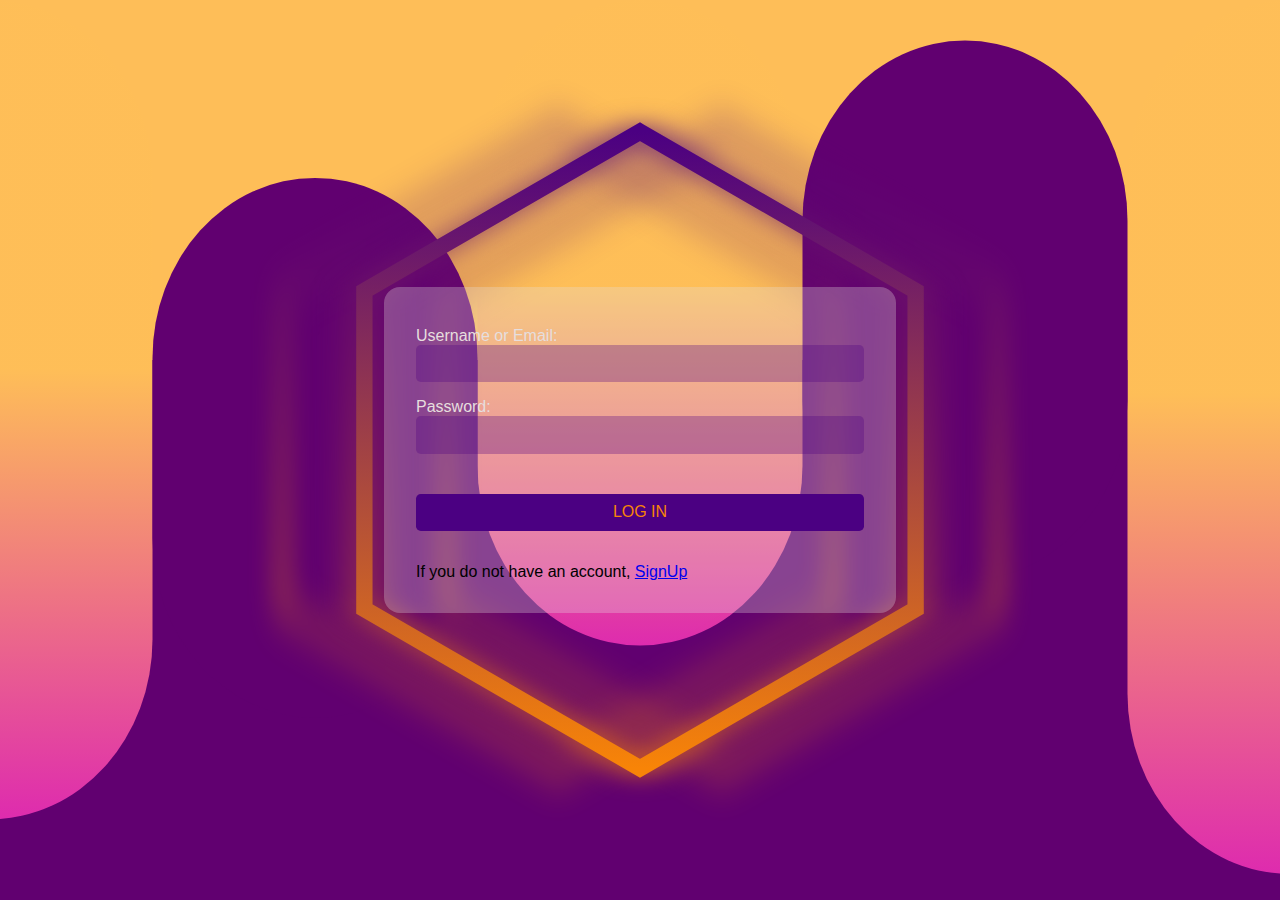
<file: index.html>
<!DOCTYPE html>
<html lang="en">
<head>
    <meta charset="UTF-8">
    <meta http-equiv="X-UA-Compatible" content="IE=edge">
    <meta name="viewport" content="width=device-width, initial-scale=1.0">
    <link rel="stylesheet" href="./styles/main.css">
    <link rel="stylesheet" href="./styles/signin.css">

    <title>To do app Signin</title>
</head>
<body>
    <div class="wrapper">
        <form action="./Pages/Dashboard.html">
            <label for="text">Username or Email:
                <input type="text" name="text" id="username-email"  required>
            </label>

            <label for="password">Password:
                <input type="password" name="password" id="login-password" required>
            </label>

            <input type="submit" value="LOG IN" id="login">

            <span>If you do not have an account, <a href="./Pages/Signup.html">SignUp</a></span>
        </form>
    </div>


    <script src="./index.js"></script>
</body>
</html>
</file>
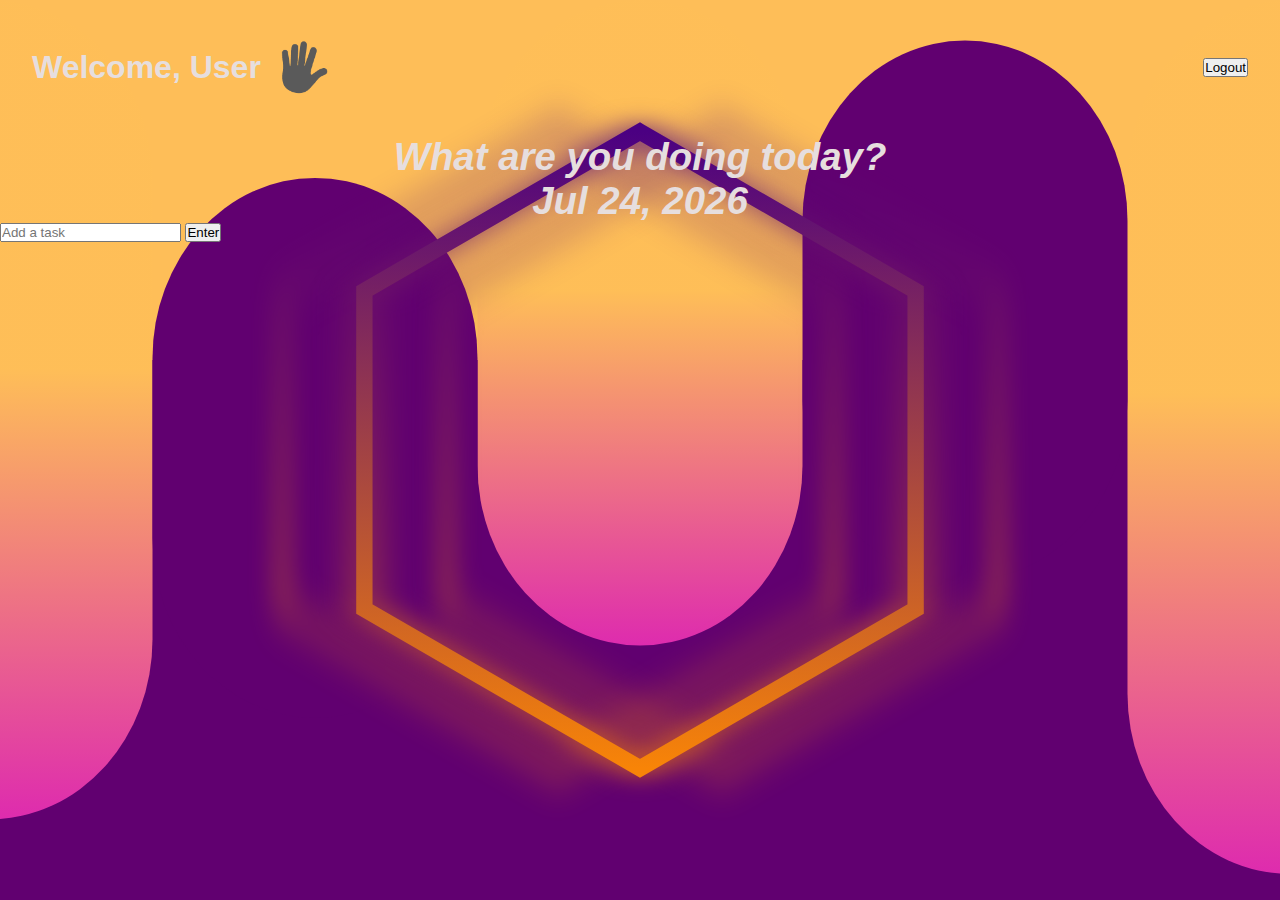
<file: Pages/Dashboard.html>
<!DOCTYPE html>
<html lang="en">
<head>
    <meta charset="UTF-8">
    <meta http-equiv="X-UA-Compatible" content="IE=edge">
    <meta name="viewport" content="width=device-width, initial-scale=1.0">
    <link rel="stylesheet" href="https://cdnjs.cloudflare.com/ajax/libs/font-awesome/6.2.1/css/all.min.css" integrity="sha512-MV7K8+y+gLIBoVD59lQIYicR65iaqukzvf/nwasF0nqhPay5w/9lJmVM2hMDcnK1OnMGCdVK+iQrJ7lzPJQd1w==" crossorigin="anonymous" referrerpolicy="no-referrer" />
    <link rel="stylesheet" href="../styles/dashboard.css">

    <title>Todo Dashboard</title>
</head>
<body>
    <div class="root">
        <header>
            <h1>Welcome, User <img src="../assets/wave.gif" alt=""></h1>

            <input type="button" value="Logout" id="logout" onclick="logout()">
        </header>

        <div class="welcome">
            <span id="what"> What are you doing today?</span> <br>
            <span id="date"></span>
        </div>

        
        <div class="to-do">
            <input type="text" name="text" id="item" placeholder="Add a task" />
            <button id="enter">Enter</button>
        </div>

        <div class="to-do-list"></div>

    </div>

    <script src="../scripts/dashboard.js"></script>
    <script src="../index.js"></script>
</body>
</html>
</file>
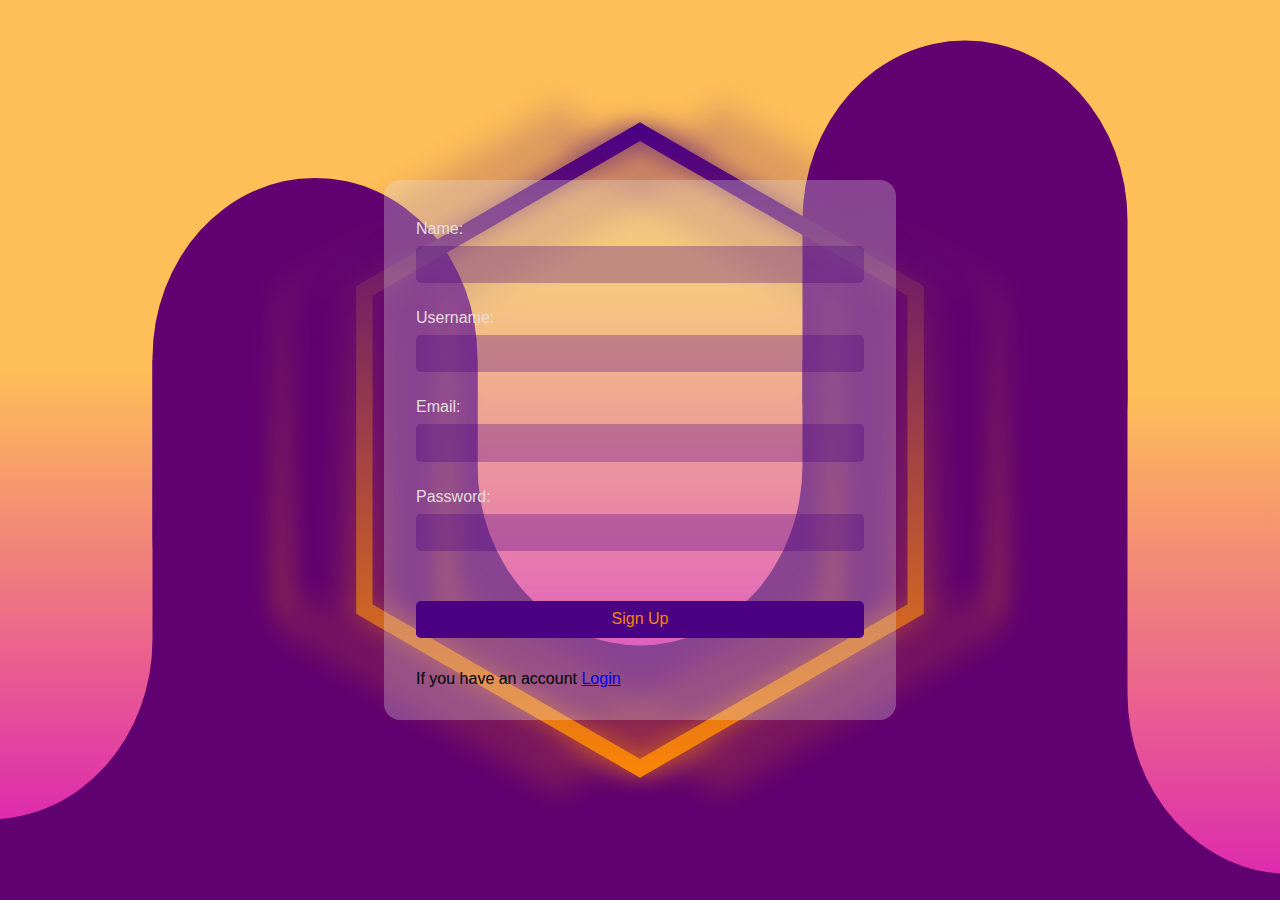
<file: Pages/Signup.html>
<!DOCTYPE html>
<html lang="en">
<head>
    <meta charset="UTF-8">
    <meta http-equiv="X-UA-Compatible" content="IE=edge">
    <meta name="viewport" content="width=device-width, initial-scale=1.0">
    <link rel="stylesheet" href="../styles/main.css">
    <link rel="stylesheet" href="../styles/signin.css">

    <title>To do app SignUp</title>
</head>
<body>
    <div class="wrapper">
        <form action="">
            <label for="name">Name:</label>
                <input type="text" id="name" name="name">
            <br>
            <label for="username">Username:</label>
                <input type="text" id="username" name="username">
            <br>
            <label for="email">Email:</label>
                <input type="email" id="email" name="email">
            <br>
            <label for="password">Password:</label>
                <input type="password" id="password" name="password">
            <br>
            <input type="button" id="login" value="Sign Up" onclick="signup()">

            <span>If you have an account <a href="../index.html">Login</a> </span>
        </form>
    </div>

    <script src="../index.js"></script>
</body>
</html>
</file>
<file: styles/main.css>
@import url('https://fonts.cdnfonts.com/css/hind-madurai');

*,
*::before,
*::after{
    margin: 0;
    padding: 0;
    -webkit-box-sizing: border-box;
    box-sizing: border-box;
}

html, body{
    height: 100%;
    width: 100%;
    background: url(../assets/drop.svg) center no-repeat;
    background-size: cover;
}

:root{
    --font: 'Hind Madurai', sans-serif;
    --primary-color: #4B0082;
    --primary-color-tr: 75, 0, 130;
    --secondary-color: #F88407;
    --secondary-color-tr: 248, 132, 7;
    --accent-color: #6BD425;
    --glass-color: 230, 222, 222;
    --height: 100vh;
    --width: 100%;
    --large-text: 2.4rem;
    --text-size: 1rem;
    --small-text: 0.7563rem;
    --radius: 50%;
    --border-radius: 1rem;
    --small-border-radius: 0.3rem;
}

.wrapper{
    background: url(../assets/bghex.svg) center no-repeat;
    /* background-size: cover; */
    height: var(--height);
    width: var(--width);
    display: flex;
    align-items: center;
    justify-content: center;
}
</file>
<file: styles/signin.css>
@import url(./main.css);

form{
    display: flex;
    flex-direction: column;
    justify-content: space-around;
    background: rgba(var(--glass-color), 0.3);
    width: calc((var(--width)) * 0.4);
    border-radius: var(--border-radius);
    padding: 2rem;
    font-family: var(--font);
    font-size: var(--text-size);
}

form label{
    display: flex;
    flex-direction: column;
    margin: 0.5rem 0;
    color: rgba(var(--glass-color), 1);
}

form label input,
form input{
    outline: none;
    border: none;
    padding: 0.6rem;
    border-radius: var(--small-border-radius);
    background: rgba(var(--primary-color-tr), 0.3);
    color: var(--secondary-color);
    font-size: var(--text-size);
}

form #login{
    margin: 2rem 0 0 0;
    background: rgba(var(--primary-color-tr), 1);
}

form #login:hover{
    background: rgba(var(--primary-color-tr), 0.7)
}

form span{
    margin: 2rem 0 0 0;
}
</file>
<file: styles/dashboard.css>
@import url(./main.css);

.root{
    background: url(../assets/bghex.svg) center no-repeat;
    height: var(--height);
    width: var(--width);
    font-family: var(--font);
    color: rgba(var(--glass-color), 1);
}

.update-controller{
    display: none;
}

.root header{
    display: flex;
    align-items: center;
    justify-content: space-between;
    padding: 2rem;
}

.root header h1{
    display: flex;
    align-items: center;
}

.root header h1 img{
    /* height: calc((var(--height)) * 0.3); */
    width: calc((var(--width)) * 0.1);
}

.root .welcome{
    width: var(--width);
    font-size: var(--large-text);
    font-weight: 800;
    text-align: center;
    font-style: italic;
}
</file>
